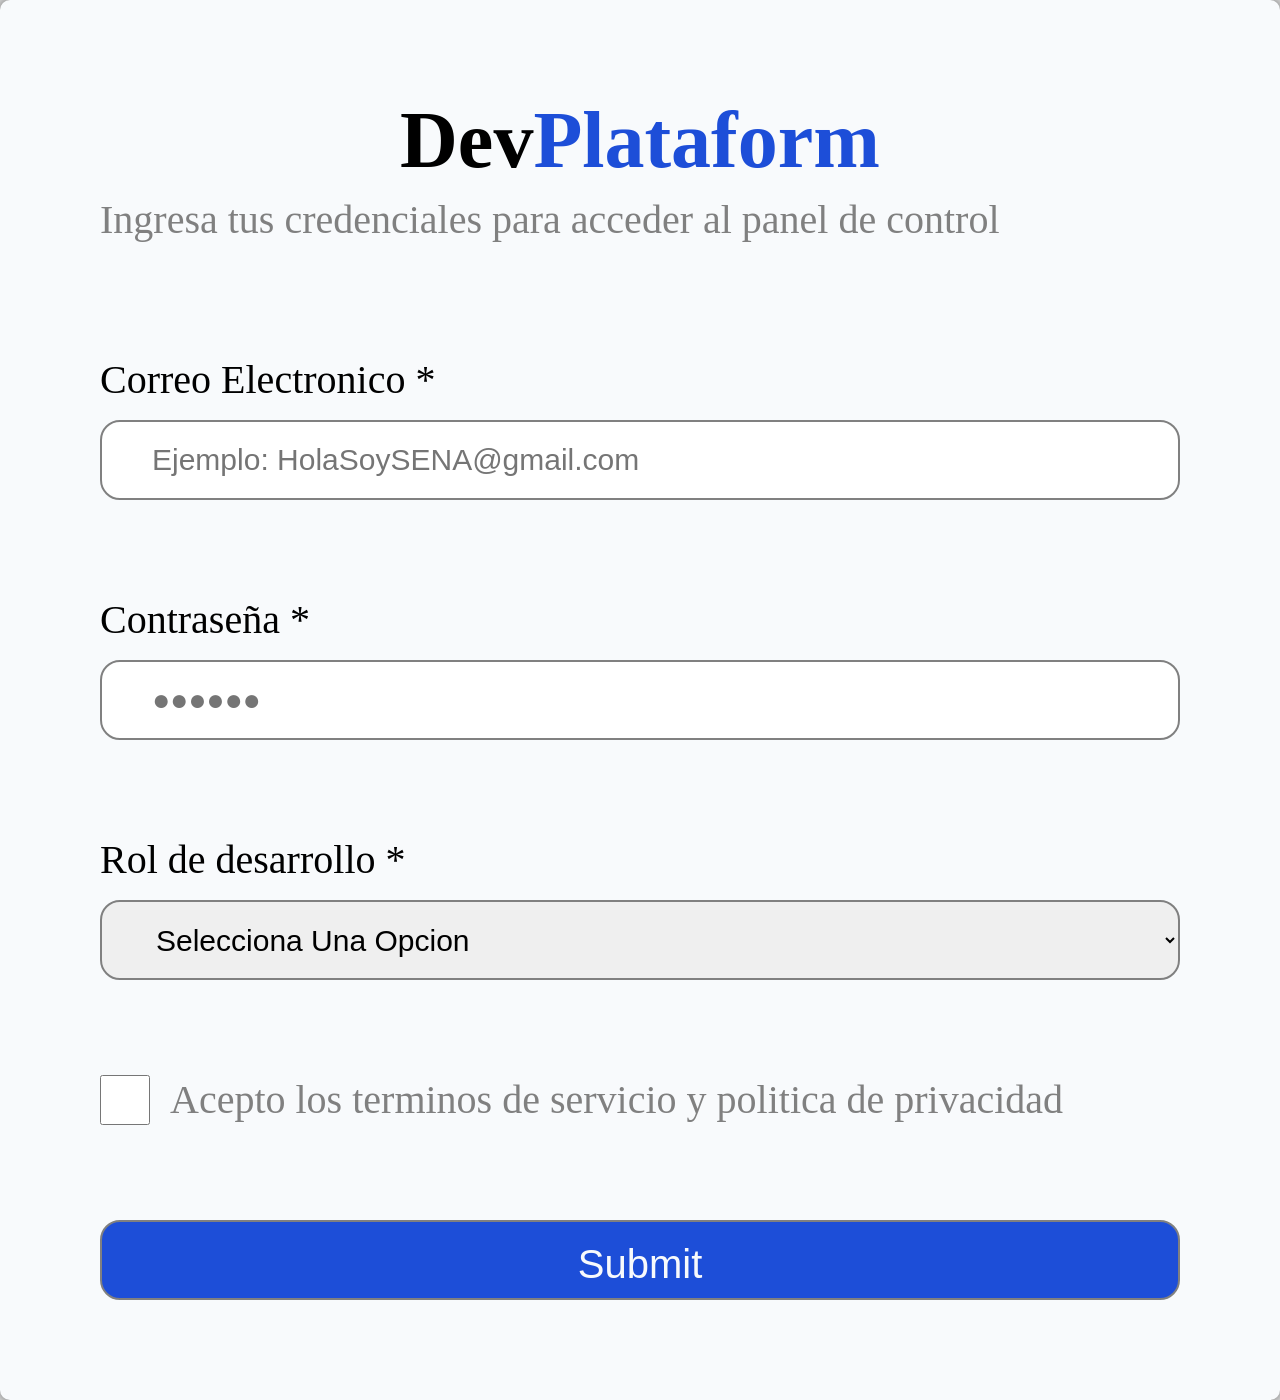
<file: index.html>
<!DOCTYPE html>
<html lang="en">
<head>
    <meta charset="UTF-8">
    <meta name="viewport" content="width=device-width, initial-scale=1.0">
    <title>Document</title>
    <link rel="stylesheet" href="/css/styles.css">
</head>
<body>

    <section>
        <h1>Dev<span>Plataform</span></h1>
        <p> Ingresa tus credenciales para acceder al panel de control</p>
        <br>
        <form method="get" action="dashboard.html">
            <label for="Correo">Correo Electronico *</label>
            <input type="email" id="Correo" placeholder="Ejemplo: HolaSoySENA@gmail.com" required>
            <br>
            <label for="Contraseña">Contraseña *</label>
            <input type="password" id="Contraseña" placeholder="●●●●●●" required minlength=6>
            <br>
            <label for="Rol">Rol de desarrollo *</label>
            <select id="Rol" required>
                <option>Selecciona Una Opcion</option>
                <option>Desarrollador Frontend</option>
                <option>Desarrollador Backend</option>
                <option>Desarrollador FullStack</option>
            </select>
            
            <br>
            <div>
                <input type="checkbox" class="checkbox" required>
                <p>Acepto los terminos de servicio y politica de privacidad</p>
            </div>
            <br>

            <input type="submit" class="boton">
        </form>
    </section>
    
</body>
</html>
</file>
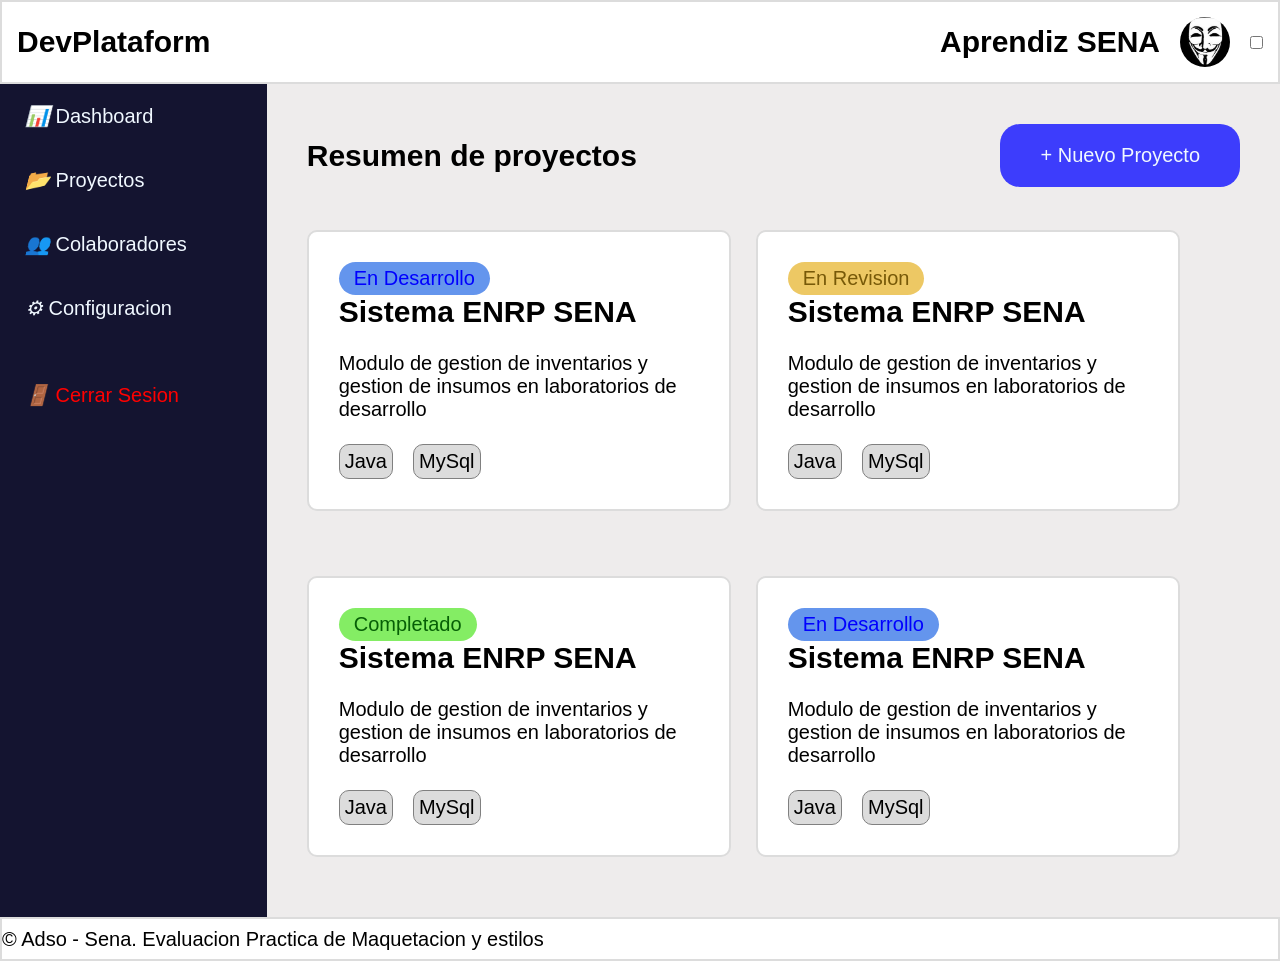
<file: dashboard.html>
<!DOCTYPE html>
<html lang="en">
<head>
    <meta charset="UTF-8">
    <meta name="viewport" content="width=device-width, initial-scale=1.0">
    <title>dashboard</title>

    <link rel="stylesheet" href="/css/styles2.css">
</head>
<body>


    <div class="contenedorPrincipal">
    <nav class="barraNavegacion">
        <div class="seccionLogo">
            <input type="checkbox" class="desplegable">
            <h2> DevPlataform </h2>

        </div>

        <div class="seccionLogo">
            <h2>Aprendiz SENA</h2>
            <img src="/assets/img/perfil.jpg" alt="FotoPerfil">
            <input type="checkbox" class="tono">
        </div>
    </nav>

    <aside class="barraLateral">
        <a> <p><span>📊</span> Dashboard</p></a>
        <a> <p><span>📂</span> Proyectos</p></a>
        <a> <p><span>👥</span> Colaboradores</p></a>
        <a> <p><span>⚙</span> Configuracion</p></a>
        <br>
        <a class="cerrarSesion" href="/index.html"> <p><span>🚪</span> Cerrar Sesion</p></a>
    </aside>

    <main>
        <section class="seccionProyecto">
            <h1> Resumen de proyectos </h1>
            <a class="btn"> <p>+ Nuevo Proyecto</p></a>
        </section>
        <br>
        <section class="carrusel">
            <article>
                <p class="etiqueta Desarollo">En Desarrollo</p>
                <h2>Sistema ENRP SENA</h2>
                <br>
                <p> Modulo de gestion de inventarios y gestion de insumos en laboratorios de desarrollo</p>
                <br>
                <div class="seccionEtiquetas">
                    <p>Java</p>
                    <p>MySql</p>
                </div>
            </article>

            <article>
                <p class="etiqueta Revision">En Revision</p>
                <h2>Sistema ENRP SENA</h2>
                <br>
                <p> Modulo de gestion de inventarios y gestion de insumos en laboratorios de desarrollo</p>
                <br>
                <div class="seccionEtiquetas">
                    <p>Java</p>
                    <p>MySql</p>
                </div>
            </article>

            <article>
                <p class="etiqueta Completado">Completado</p>
                <h2>Sistema ENRP SENA</h2>
                <br>
                <p> Modulo de gestion de inventarios y gestion de insumos en laboratorios de desarrollo</p>
                <br>
                <div class="seccionEtiquetas">
                    <p>Java</p>
                    <p>MySql</p>
                </div>
            </article>

            <article>
                <p class="etiqueta Desarollo">En Desarrollo</p>
                <h2>Sistema ENRP SENA</h2>
                <br>
                <p> Modulo de gestion de inventarios y gestion de insumos en laboratorios de desarrollo</p>
                <br>
                <div class="seccionEtiquetas">
                    <p>Java</p>
                    <p>MySql</p>
                </div>
            </article>
        </section>
    </main>
    

    <footer>
        <p> &copy; Adso - Sena. Evaluacion Practica de Maquetacion y estilos</p>
    </footer>

</div>

</body>
</html>
</file>
<file: css/styles.css>
/* --- VARIABLES Y RESETEO BASE --- */

* {
    margin: 0;
    padding: 0;
    box-sizing: border-box;
}


html{
    height: 100vh;
}

body {
    background-color: gainsboro;
    align-items: center;
    height: 100%;
    align-content: center;
}

section {
    background-color: #f8fafc;
    justify-self: center;
    
    padding: 100px;
    display: flex;
    flex-direction: column;
    align-self: center;

    justify-items: center;

    line-height: 80px;

    border-radius: 10px;


    box-shadow: 0px 0px 10px 1px gray;
}


h1 {
    font-size: 80px;
    align-self: center;
}

p {
    font-size: 40px;
    color: grey;
}

span{
    color:#1d4ed8;
}

label{
    color: black;
    font-size: 40px;
}

form {
    display: flex;
    flex-direction: column;
}

input, select{
    height: 80px;
    border-style: none;
    border-radius: 20px;
    border: 2px grey solid;

    font-size: 30px;
    padding-left: 50px;
    
}

div {
    display: flex;
    align-items: center;
    gap: 20px;
}

.checkbox {
    height: 50px;
    width: 50px;
}

.boton {
    background-color: #1d4ed8;
    color: #f8fafc;
    justify-items: center;

    font-size: 40px;
    padding: 20px;

    border-radius: 20px;

    text-align: center;
    text-decoration: none;
    transition: 0.4s;
}

.boton:hover {
    background-color: #4f7cf8;
    box-shadow: 0px 0px 10px 1px blue;
    transition: 0.4s;
}


@media (max-width: 768px) {
    section{
        padding: 60px;
        width: 100%;
        font-size: 60%;
    }
    
    }
</file>
<file: css/styles2.css>
* {
    margin: 0;
    padding: 0;
    
}

html {
    height: 100vh;
}


body{
    height: 100%;
}

.contenedorPrincipal {
    background-color: gainsboro;
    display: grid;

    grid-template-columns: auto 9fr;
    grid-template-rows: max-content auto max-content;
    

    grid-template-areas: "navegacion navegacion"
    "lateral main"
    "footer footer";


    font-size: 20px;

    font-family:Arial;

    height: 100vh;


}




.barraNavegacion{
    grid-area: navegacion;
    display: flex;
    justify-content: space-between;

    align-items: center;

    background-color: white;
    padding: 15px;

    height: max-content;

    border: 2px gainsboro solid;
}

.barraNavegacion img {
    height: 50px;
    width: 50px;
    border-radius: 200px;

    object-fit: cover;
}

.seccionLogo{
    display: flex;
    align-items: center;
    gap: 20px;
}

.barraLateral{
    grid-area: lateral;
    display: flex;
    flex-direction: column;

    background-color:rgb(20, 20, 48);

    color: aliceblue;
}

.barraLateral a{
    padding: 20px;
    padding-right: 80px;
    transition: 0.4s;
    border-left: 5px rgb(20, 20, 48) solid;
}


.barraLateral a:hover{
    background-color: rgb(78, 78, 250);
    border-left: 5px blue solid;
    transition: 0.4s;
}

.btn:hover{
    background-color: rgb(156, 156, 255);
    transition: 0.4s;
}

.btn {
    transition: 0.4s;
}

main {
    grid-area: main;
    background-color: rgb(238, 236, 236);
    display: flex;
    flex-direction: column;
    padding: 40px;
}

.seccionProyecto{
    display: flex;
    justify-content: space-between;
    align-items: center;
}

.seccionProyecto a{
    background-color: rgb(61, 61, 252);
    padding-left: 40px;
    padding-right: 40px;
    padding-bottom: 20px;
    padding-top: 20px;
    color: aliceblue;
    border-radius: 20px;
}

.carrusel {
    display: flex;
    flex-direction: row;
    flex-wrap: wrap;
    gap: 25px
}
.carrusel article {
    background-color: white;
    padding: 30px;
    width: 360px;
    border-radius: 10px;
    border: 2px gainsboro solid;

    margin-top: 20px;
    margin-bottom: 20px;
    transition: 0.4s;
}

.carrusel article:hover {
    transform: translateY(-10px);
    transition: 0.4s;
}

.etiqueta {
    padding: 5px;
    padding-left: 15px;
    padding-right: 15px;
    width: max-content;
    border-radius: 40px;


}

.Desarollo{
    background-color:cornflowerblue;
    color: blue;
}

.Revision{
    background-color:rgb(237, 200, 100);
    color: rgb(119, 89, 8);
}

.Completado{
    background-color:rgb(132, 237, 100);
    color: rgb(6, 95, 6);
}

.seccionEtiquetas {
    display: flex;
    gap: 20px;
}

.seccionEtiquetas p {
    background-color:gainsboro;
    padding: 5px;
    border: 1px gray solid;
    border-radius: 10px;
}

.cerrarSesion {
    color: red;
    text-decoration: none;
}


.desplegable {
    display: none;
}



@media (max-width: 768px) {
    .barraLateral{
        display: none;
    }
    
    
    .contenedorPrincipal {
        display: flex;
        flex-direction: column;
    }

    .seccionProyecto {
        flex-direction: column;
        gap: 40px;
        align-items:baseline;
    }

    .desplegable{
        display: block;
    }

    
    }


span {
    font-style: italic;
}


footer {
    grid-area: footer;
    height: max-content;
    border: 2px gainsboro solid;
    background-color: white;
    height: 40px;
    justify-items: center;
    align-content: center;
}





body:has(.desplegable:checked) .barraLateral{
    display: flex;
}



body:has(.tono:checked) main {
    background-color: rgba(41, 1, 78, 0.863);
    color: white;
}

body:has(.tono:checked) .barraNavegacion {
    background-color: rgba(3, 0, 46, 0.863);
    color: white;
    border: 1px darkblue solid;
}

body:has(.tono:checked) main {
    background-color: rgba(41, 1, 78, 0.863);
}

body:has(.tono:checked) article {
    background-color: rgba(46, 31, 129, 0.863);
    border: 1px darkblue solid;
}

body:has(.tono:checked) footer {
    background-color: rgba(3, 0, 46, 0.863);
    color: white;
    border: 1px darkblue solid;
}

body:has(.tono:checked) .seccionEtiquetas {
    color: black;
}
</file>
